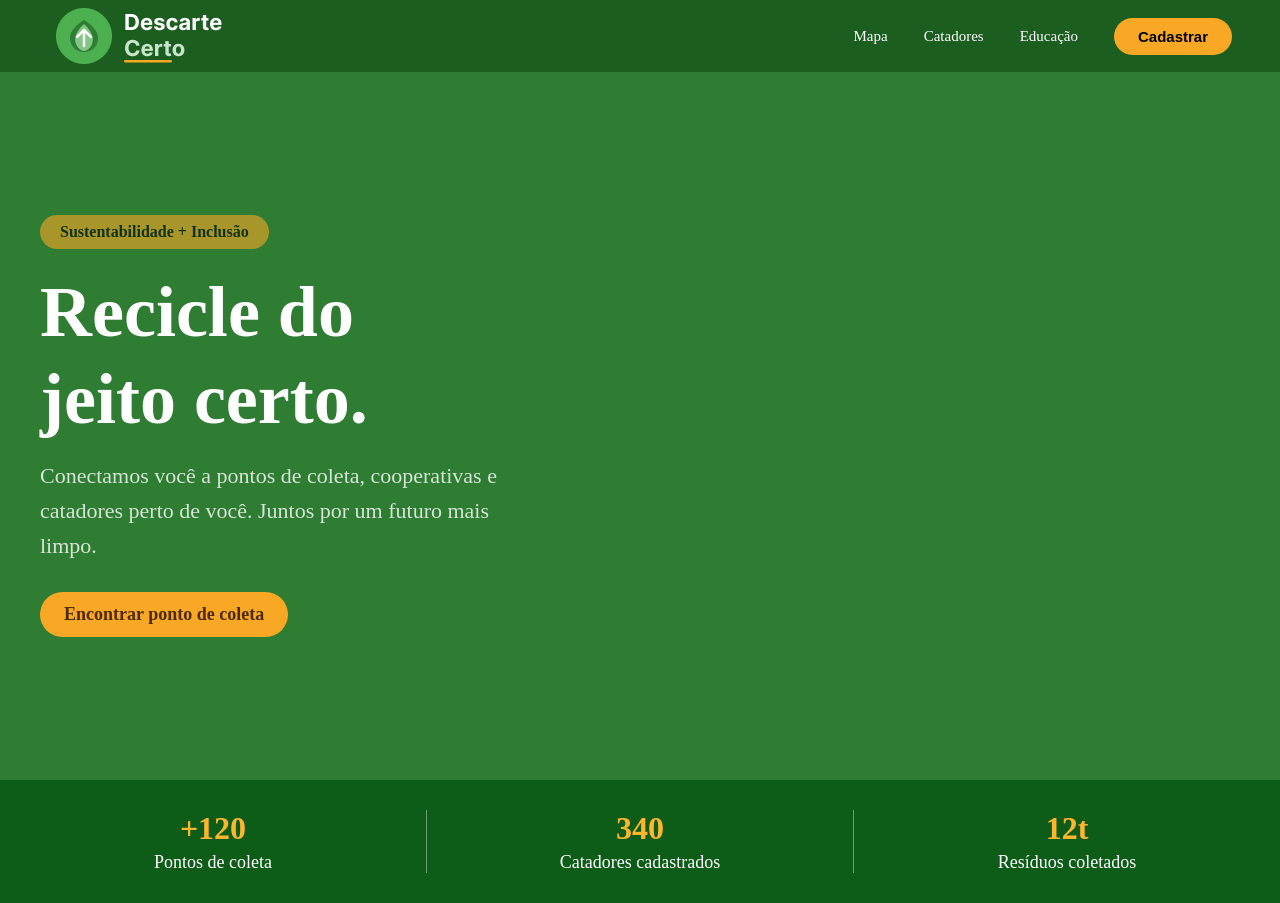
<file: index.html>
<!DOCTYPE html>
<html lang="pt-BR">
<head>
    <meta charset="UTF-8">
    <meta name="viewport" content="width=device-width, initial-scale=1.0">
    <link rel="stylesheet" href="style.css">
    <title>DescarteCerto</title>
</head>
<body>
    <header>
       <nav>
      
      <a class="logo" href="#">
        <img class="logo-img" src="assets/logoFundo-escuro.png" alt="Descarte Certo" />
      </a>
 
      <ul class="nav-links">
        <li><a href="mapa.html">Mapa</a></li>
        <li><a href="mapa.html#catadores">Catadores</a></li>
        <li><a href="educaçao.html">Educação</a></li>
        <a href="signup.html"><button class="btn-cadastrar">Cadastrar</button></a>
      </ul>
    </nav>
</header> 
<main>
  <section class="hero">
    <span class="badge">Sustentabilidade + Inclusão</span>

    <h1>Recicle do<br>jeito certo.</h1>

    <p>
      Conectamos você a pontos de coleta, cooperativas e
      catadores perto de você. Juntos por um futuro mais limpo.
    </p>

    <a href="#" class="btn-principal">Encontrar ponto de coleta</a>
  </section>
</main>
  <footer class="footer-stats">
        <div class="stat">
            <h2>+120</h2>
            <p>Pontos de coleta</p>
        </div>

        <div class="stat">
            <h2>340</h2>
            <p>Catadores cadastrados</p>
        </div>

        <div class="stat">
            <h2>12t</h2>
            <p>Resíduos coletados</p>
        </div>
    </footer>
    
</body>
</html>
</file>
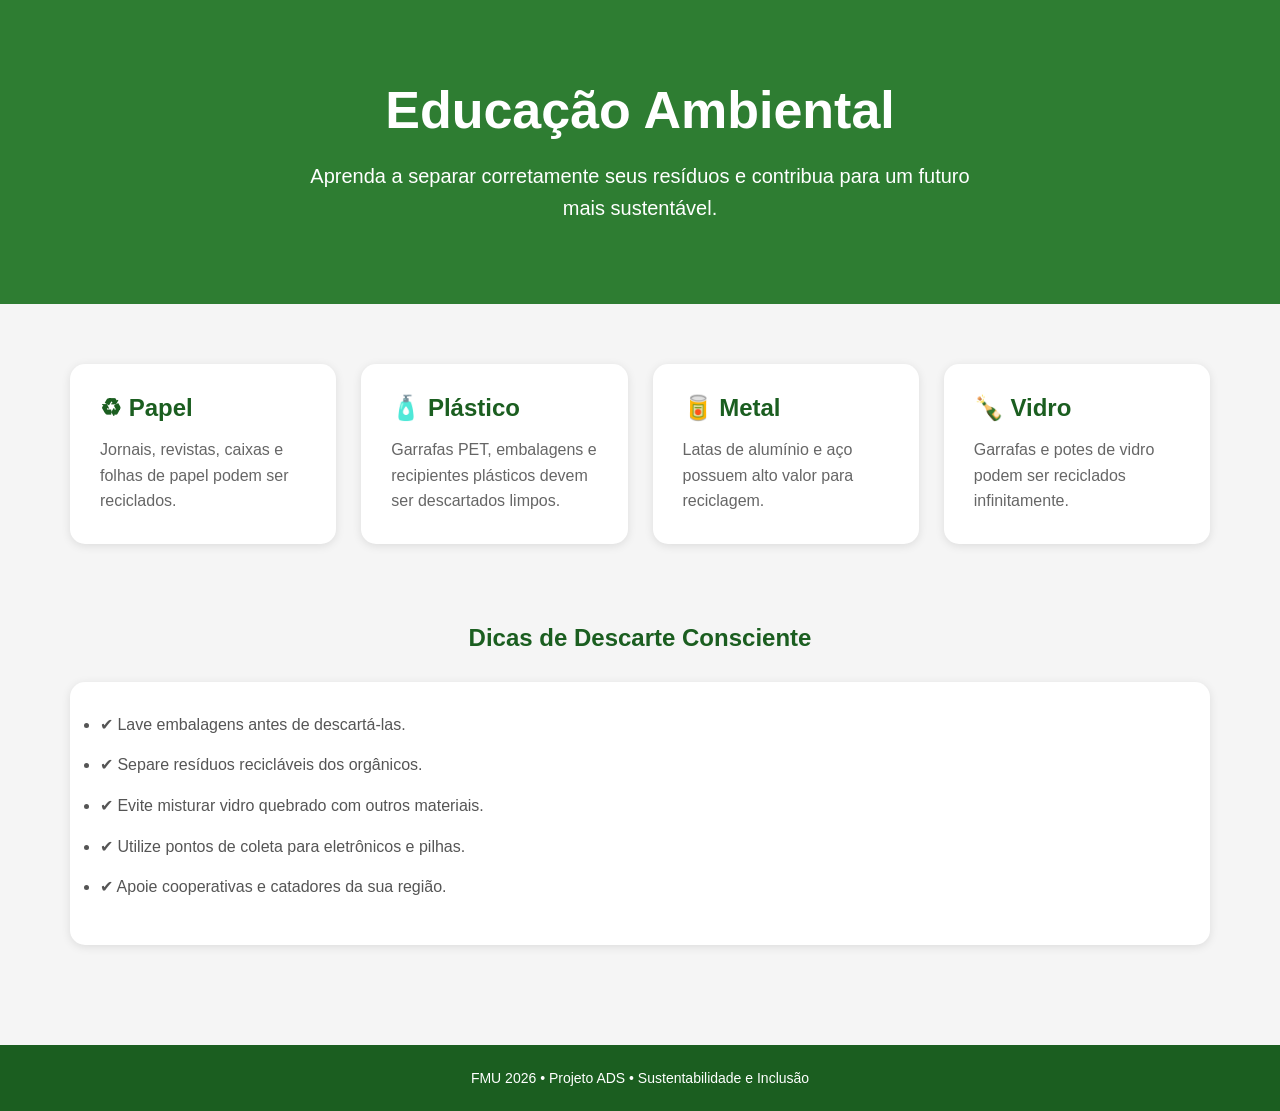
<file: educaçao.html>
<!DOCTYPE html>
<html lang="pt-BR">
<head>
<meta charset="UTF-8">
<meta name="viewport" content="width=device-width, initial-scale=1.0">
<title>Educação Ambiental</title>

<style>
*{
    margin:0;
    padding:0;
    box-sizing:border-box;
    font-family:Arial, sans-serif;
}

body{
    background:#f5f5f5;
}

/* HERO */

.hero{
    background:#2e7d32;
    color:white;
    text-align:center;
    padding:80px 20px;
}

.hero h1{
    font-size:52px;
    margin-bottom:20px;
}

.hero p{
    max-width:700px;
    margin:auto;
    font-size:20px;
    line-height:1.6;
}

/* CARDS */

.cards{
    max-width:1200px;
    margin:auto;
    padding:60px 30px;

    display:grid;
    grid-template-columns:repeat(auto-fit,minmax(250px,1fr));
    gap:25px;
}

.card{
    background:white;
    padding:30px;
    border-radius:15px;
    box-shadow:0 2px 10px rgba(0,0,0,.1);
    transition:.3s;
}

.card:hover{
    transform:translateY(-5px);
}

.card h2{
    color:#1B5E20;
    margin-bottom:15px;
}

.card p{
    color:#666;
    line-height:1.6;
}

/* DICAS */

.dicas{
    max-width:1200px;
    margin:auto;
    padding:20px 30px 60px;
}

.dicas h2{
    text-align:center;
    color:#1B5E20;
    margin-bottom:30px;
}

.lista-dicas{
    background:white;
    padding:30px;
    border-radius:15px;
    box-shadow:0 2px 10px rgba(0,0,0,.1);
}

.lista-dicas li{
    margin-bottom:15px;
    color:#555;
    line-height:1.6;
}

/* FOOTER */

footer{
    background:#1B5E20;
    color:white;
    text-align:center;
    padding:25px;
    margin-top:40px;
}

footer p{
    font-size:14px;
}
</style>

</head>
<body>

<section class="hero">
    <h1>Educação Ambiental</h1>

    <p>
        Aprenda a separar corretamente seus resíduos e contribua para um futuro mais sustentável.
    </p>
</section>

<section class="cards">

    <div class="card">
        <h2>♻ Papel</h2>
        <p>
            Jornais, revistas, caixas e folhas de papel podem ser reciclados.
        </p>
    </div>

    <div class="card">
        <h2>🧴 Plástico</h2>
        <p>
            Garrafas PET, embalagens e recipientes plásticos devem ser descartados limpos.
        </p>
    </div>

    <div class="card">
        <h2>🥫 Metal</h2>
        <p>
            Latas de alumínio e aço possuem alto valor para reciclagem.
        </p>
    </div>

    <div class="card">
        <h2>🍾 Vidro</h2>
        <p>
            Garrafas e potes de vidro podem ser reciclados infinitamente.
        </p>
    </div>

</section>

<section class="dicas">

    <h2>Dicas de Descarte Consciente</h2>

    <div class="lista-dicas">
        <ul>
            <li>✔ Lave embalagens antes de descartá-las.</li>
            <li>✔ Separe resíduos recicláveis dos orgânicos.</li>
            <li>✔ Evite misturar vidro quebrado com outros materiais.</li>
            <li>✔ Utilize pontos de coleta para eletrônicos e pilhas.</li>
            <li>✔ Apoie cooperativas e catadores da sua região.</li>
        </ul>
    </div>

</section>

<footer>
    <p>FMU 2026 • Projeto ADS • Sustentabilidade e Inclusão</p>
</footer>

</body>
</html>
</file>
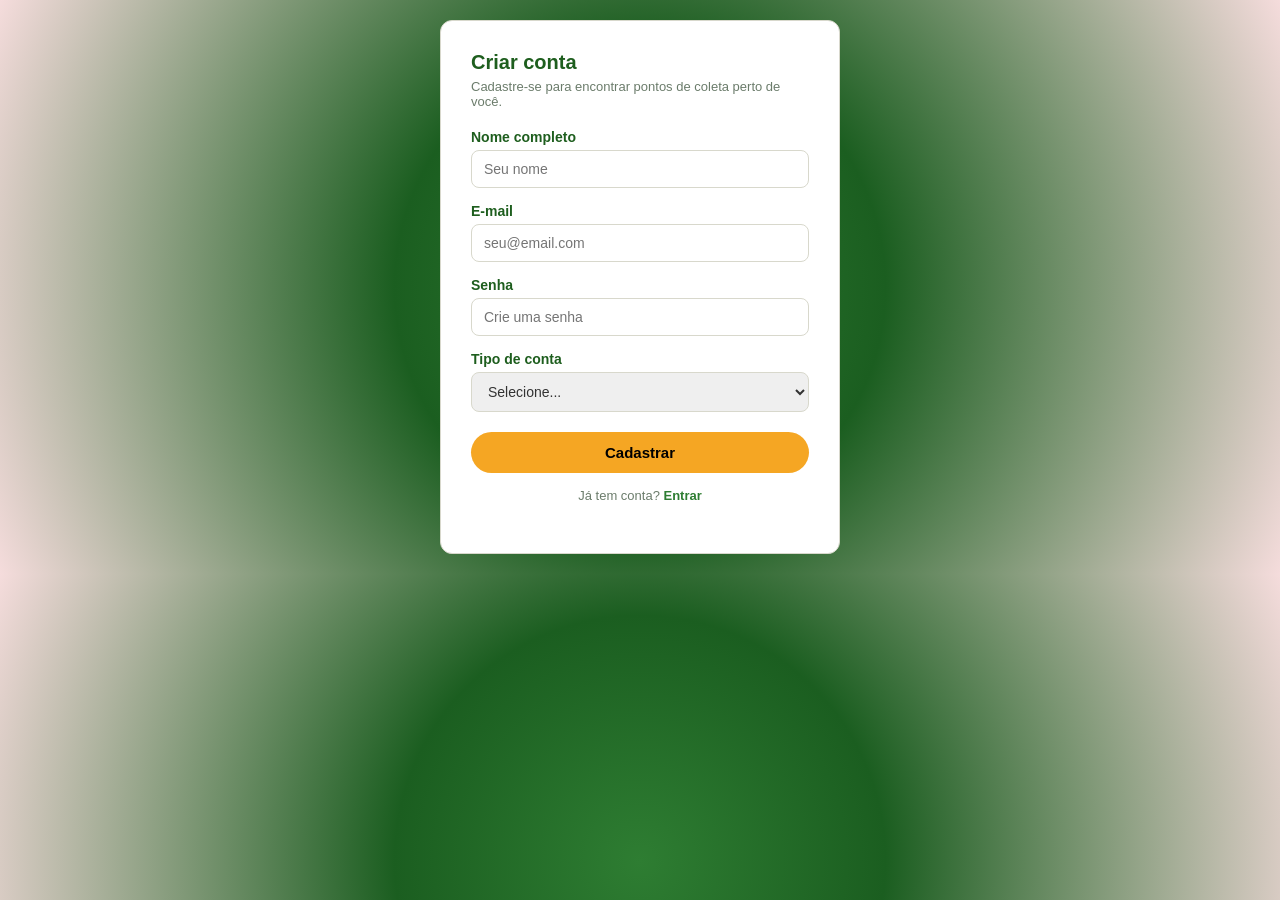
<file: signup.html>
<!DOCTYPE html>
<html lang="pt-BR">
<head>
  <meta charset="UTF-8">
  <meta name="viewport" content="width=device-width, initial-scale=1.0">
  <title>Cadastro - Descarte Certo</title>
  <style>
    * {
      margin: 0;
      padding: 0;
      box-sizing: border-box;
    }

    body {
      font-family: Arial, sans-serif;
      background: #2E7D32;
      background: radial-gradient(circle, rgba(46, 125, 50, 1) 0%, rgba(27, 94, 32, 1) 35%, rgba(245, 220, 220, 1) 100%);
    }

    .formulario {
      background-color: white;
      border: 1px solid #d8d8cc;
      border-radius: 12px;
      padding: 30px;
      max-width: 400px;
      margin: 20px auto;
    }

    .formulario h2 {
      color: #1e5e1e;
      font-size: 20px;
      margin-bottom: 5px;
    }

    .formulario p {
      color: #6b7c6b;
      font-size: 13px;
      margin-bottom: 20px;
    }

    label {
      display: block;
      color: #1e5e1e;
      font-size: 14px;
      font-weight: bold;
      margin-bottom: 5px;
    }

    input, select {
      width: 100%;
      padding: 10px 12px;
      border: 1px solid #d8d8cc;
      border-radius: 8px;
      font-size: 14px;
      margin-bottom: 15px;
      color: #333;
    }

    input:focus, select:focus {
      outline: none;
      border-color: #2e7d32;
    }

    .btn-cadastrar {
      width: 100%;
      background-color: #f5a623;
      color: black;
      border: none;
      padding: 12px;
      border-radius: 25px;
      font-size: 15px;
      font-weight: bold;
      cursor: pointer;
      margin-top: 5px;
    }

    .btn-cadastrar:hover {
      background-color: #e08f00;
    }

    .login-link {
      text-align: center;
      margin-top: 15px;
      font-size: 13px;
      color: #6b7c6b;
    }

    .login-link a {
      color: #2e7d32;
      text-decoration: none;
      font-weight: bold;
    }

    .login-link a:hover {
      text-decoration: underline;
    }
  </style>
</head>
<body>

  <div class="formulario">

    <h2>Criar conta</h2>
    <p>Cadastre-se para encontrar pontos de coleta perto de você.</p>

    <label for="nome">Nome completo</label>
    <input type="text" id="nome" placeholder="Seu nome">

    <label for="email">E-mail</label>
    <input type="email" id="email" placeholder="seu@email.com">

    <label for="senha">Senha</label>
    <input type="password" id="senha" placeholder="Crie uma senha">

    <label for="tipo">Tipo de conta</label>
    <select id="tipo">
      <option value="">Selecione...</option>
      <option value="cidadao">Cidadão</option>
      <option value="catador">Catador</option>
      <option value="cooperativa">Cooperativa</option>
    </select>

    <button class="btn-cadastrar">Cadastrar</button>

    <p class="login-link">
      Já tem conta? <a href="#">Entrar</a>
    </p>

  </div>

</body>
</html>
</file>
<file: style.css>
*{
    margin: 0;
    padding: 0;
    box-sizing: border-box;
}
body{
    min-height: 100vh;
}
nav {
      background-color:#1B5E20;
      padding: 0 48px;
      height: 72px;
      display: flex;
      align-items: center;
      justify-content: space-between;
    }
 
    .logo {
      display: flex;
      align-items: center;
      text-decoration: none;
    }
        .logo-text {
      color:#FFFFFF ;
      font-size: 17px;
      font-weight: 700;
      line-height: 1.1;
    }
 
    .logo-text span {
      display: block;
      text-decoration: underline;
      text-decoration-thickness: 2px;
      text-underline-offset: 2px;
    }
 
    .nav-links {
      display: flex;
      align-items: center;
      gap: 36px;
      list-style: none;
    }
 
    .nav-links a {
      color:#FFFFFF;
      text-decoration: none;
      font-size: 15px;
      font-weight: 500;
      transition: opacity 0.2s;
    }
 
    .nav-links a:hover { opacity: 0.75; }
 
    .btn-cadastrar {
      background: #F9A825;
      color: black;
      border: none;
      padding: 10px 24px;
      border-radius: 999px;
      font-family: 'Sora', sans-serif;
      font-size: 15px;
      font-weight: 700;
      cursor: pointer;
      transition: background 0.2s, transform 0.15s;
    }
 
    .btn-cadastrar:hover {
      background: #F9A825;
      transform: scale(1.03);
    }
main {
    background-color: #2e7d32;
    padding: 60px 40px;
    min-height: calc(100vh - 72px - 120px);
     display: flex;
    justify-content:flex-start;
    align-items: center;
}
  
.badge {
      display: inline-block;        
      background-color: #f9a825;
      opacity: 60%;  
      color: #000000;              
      padding: 8px 20px;;          
      border-radius: 999px;        
      font-size: 16px;
      font-weight: bold;
      margin-bottom: 20px;
    }
 
    .hero h1 {
      font-size: 72px;
      font-weight: bold;
      color: white;
      line-height: 1.2;
      margin-bottom: 16px;
    }
 
    .hero p {
      font-size: 22px;
      color: rgba(255, 255, 255, 0.8);
      line-height: 1.6;
      margin-bottom: 28px;
      max-width: 480px;
    }
 
    .btn-principal {
      display: inline-block;
      background-color: #f9a825;
      color: #4e2a00;
      padding: 12px 24px;
      border-radius: 999px;
      font-size: 18px;
      font-weight: bold;
      text-decoration: none;
    }
 
    .btn-principal:hover {
      background-color: #e65100;
      color: white;
    }
    .footer-stats {
    background-color: #0d5d18;
    display: flex;
    justify-content: center;
    align-items: center;
    padding: 30px 0;
    width: 100%;
}

.stat {
    flex: 1;
    text-align: center;
    color: white;
}

.stat:not(:last-child) {
    border-right: 1px solid rgba(255, 255, 255, 0.4);
}

.stat h2 {
    color: #ffb52e;
    font-size: 32px;
    font-weight: bold;
    margin-bottom: 5px;
}

.stat p {
    font-size: 18px;
}
</file>
